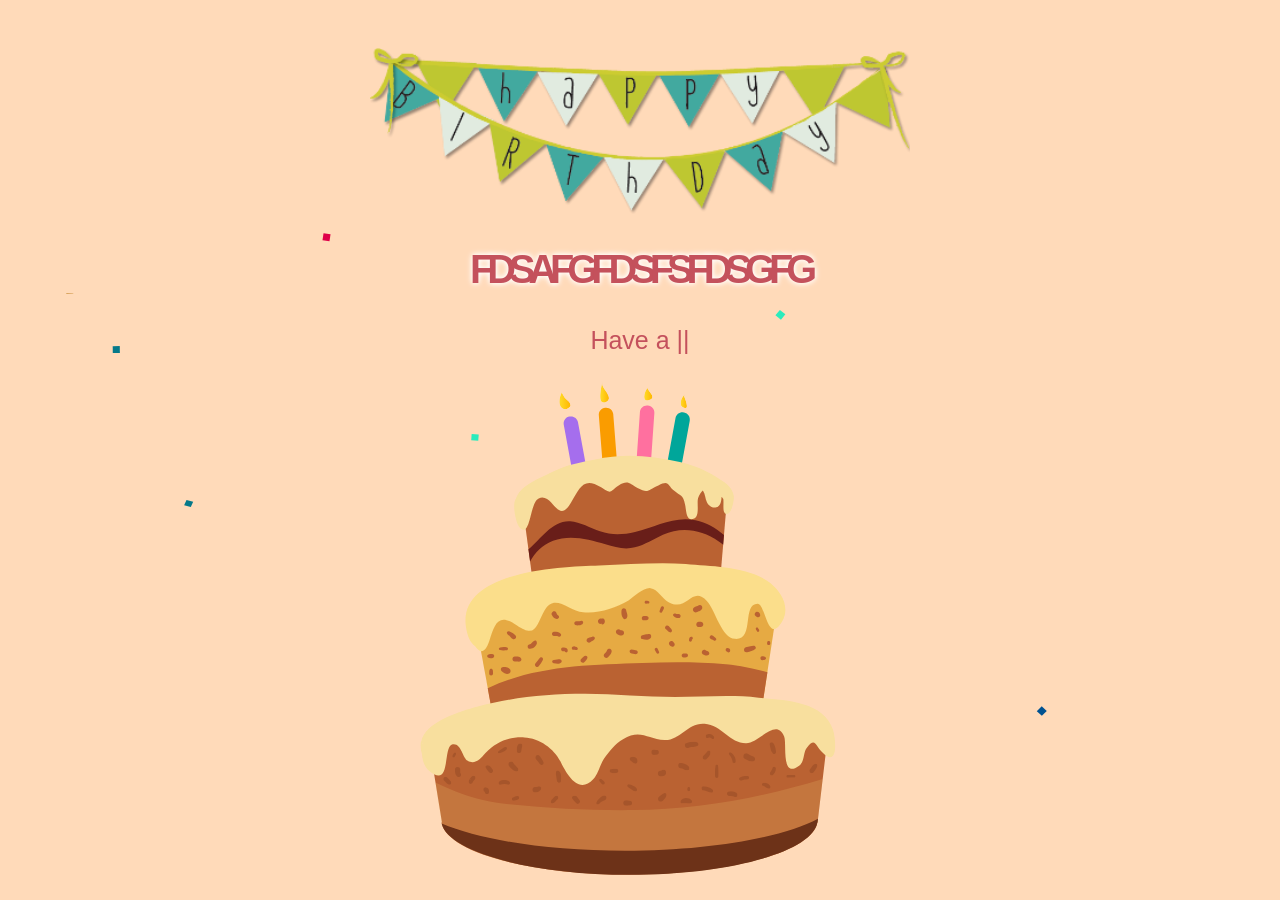
<file: happy-birthday-master/Happy Birthday.html>
<html class="gr__localhost"><head>
<meta http-equiv="content-type" content="text/html; charset=UTF-8">
    <title>Happy Birthday</title>
    <meta charset="utf-8">
    <meta name="viewport" content="width=device-width, initial-scale=1.0">
    
    
<link rel="stylesheet" href="Happy%20Birthday_files/bootstrap.css"><link rel="stylesheet" href="Happy%20Birthday_files/style.css"></head>

<body data-gr-c-s-loaded="true">
    <div>
        <div class="container">
            <div>
                <div class="row">
                    <div class="loader" style="display: none;">
                        <button id="play">Start</button>
                    </div>
                </div>
            </div>
        </div>
    </div>
    <audio class="song" controls="controls" loop="">
        <source src="Happy%20Birthday_files/music.mp3">
        
        Your browser isn't invited for super fun audio time.
    </audio>

    <canvas id="confetti" width="438" height="726"></canvas>
    <div class="container pt-5">
        <div class="row">
            <div class="col-12 col-xl-6 mx-auto">
                <img src="Happy%20Birthday_files/banner.png" alt="">
            </div>
            <div class="col-12  text-center">
                <div id="name" class="area">fdsafgfdsfsfdsgfg</div>
            </div>

            <div class="col-12 text-center">
                <div class="type-wrap">
                    <div id="typed-strings" class="typing" style="display: none;">
                        <h2>Happy Birthday <i id="nae">fdsafgfdsfsfdsgfg</i></h2>
                        <h2>Have a wonderful day</h2>
                        <h2>Filled with joy and happiness.</h2>
                    </div>
                    <span id="typed" style="white-space:pre;">Happy Birthday <i id="nae">fdsafgfdsfsfdsgf</i></span><span class="typed-cursor">|</span>
                </div>
            </div>

            <div class="col-12 col-xl-6 mx-auto">
                <img src="Happy%20Birthday_files/cake.svg" alt="">
            </div>
        </div>

    </div>
    <img src="Happy%20Birthday_files/Balloon-Border.png" class="balloon-border" style="top: -500px;" width="100%">


<!-- Code injected by live-server -->
<script type="text/javascript">
	// <![CDATA[  <-- For SVG support
	if ('WebSocket' in window) {
		(function () {
			function refreshCSS() {
				var sheets = [].slice.call(document.getElementsByTagName("link"));
				var head = document.getElementsByTagName("head")[0];
				for (var i = 0; i < sheets.length; ++i) {
					var elem = sheets[i];
					var parent = elem.parentElement || head;
					parent.removeChild(elem);
					var rel = elem.rel;
					if (elem.href && typeof rel != "string" || rel.length == 0 || rel.toLowerCase() == "stylesheet") {
						var url = elem.href.replace(/(&|\?)_cacheOverride=\d+/, '');
						elem.href = url + (url.indexOf('?') >= 0 ? '&' : '?') + '_cacheOverride=' + (new Date().valueOf());
					}
					parent.appendChild(elem);
				}
			}
			var protocol = window.location.protocol === 'http:' ? 'ws://' : 'wss://';
			var address = protocol + window.location.host + window.location.pathname + '/ws';
			var socket = new WebSocket(address);
			socket.onmessage = function (msg) {
				if (msg.data == 'reload') window.location.reload();
				else if (msg.data == 'refreshcss') refreshCSS();
			};
			if (sessionStorage && !sessionStorage.getItem('IsThisFirstTime_Log_From_LiveServer')) {
				console.log('Live reload enabled.');
				sessionStorage.setItem('IsThisFirstTime_Log_From_LiveServer', true);
			}
		})();
	}
	else {
		console.error('Upgrade your browser. This Browser is NOT supported WebSocket for Live-Reloading.');
	}
	// ]]>
</script>
<script src="Happy%20Birthday_files/snowflakes.js"></script>
<script src="Happy%20Birthday_files/jquery.js"></script>
<script src="Happy%20Birthday_files/typed.js"></script>
<script src="Happy%20Birthday_files/script.js"></script><style type="text/css" data-typed-js-css="true">
        .typed-cursor{
          opacity: 1;
        }
        .typed-cursor.typed-cursor--blink{
          animation: typedjsBlink 0.7s infinite;
          -webkit-animation: typedjsBlink 0.7s infinite;
                  animation: typedjsBlink 0.7s infinite;
        }
        @keyframes typedjsBlink{
          50% { opacity: 0.0; }
        }
        @-webkit-keyframes typedjsBlink{
          0% { opacity: 1; }
          50% { opacity: 0.0; }
          100% { opacity: 1; }
        }
      </style>
<script>

</script>

</body><span class="gr__tooltip"><span class="gr__tooltip-content"></span><i class="gr__tooltip-logo"></i><span class="gr__triangle"></span></span></html>
</file>
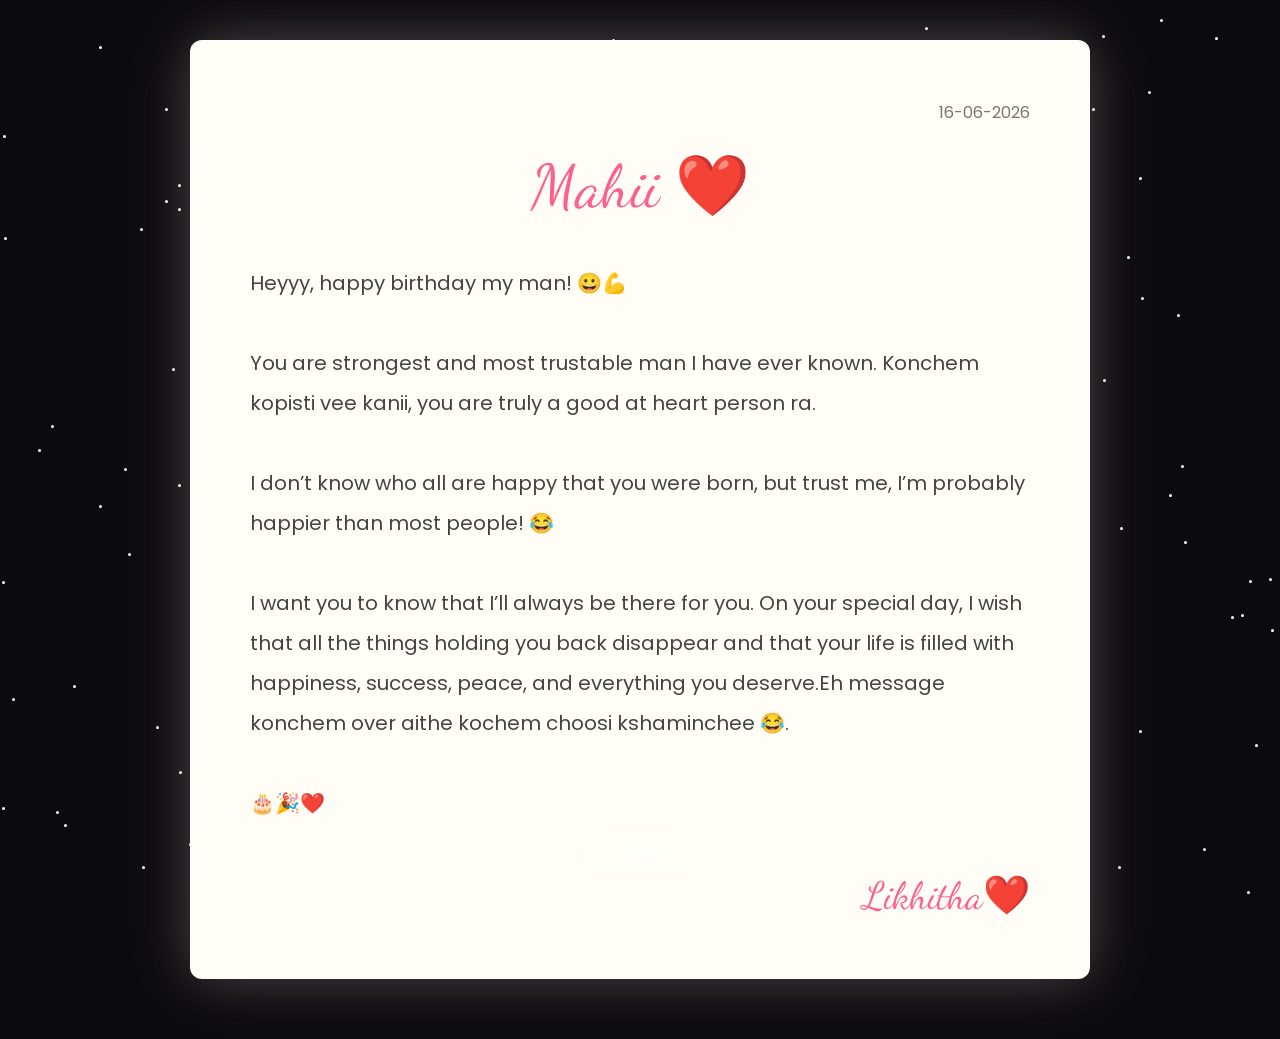
<file: happy-birthday-master/message.html>
<!DOCTYPE html>
<html lang="en">
<head>
<meta charset="UTF-8">
<meta name="viewport" content="width=device-width, initial-scale=1.0">

<title>My Letter ❤️</title>

<link href="https://fonts.googleapis.com/css2?family=Dancing+Script:wght@700&family=Poppins:wght@300;400&display=swap" rel="stylesheet">

<style>

*{
    margin:0;
    padding:0;
    box-sizing:border-box;
}

body{
    min-height:100vh;
    display:flex;
    justify-content:center;
    align-items:center;
    padding:40px;
    overflow-x:hidden;
    font-family:'Poppins',sans-serif;
    background:#0b0b0f;
}

/* Stars */
.stars{
    position:fixed;
    inset:0;
    z-index:0;
}

.star{
    position:absolute;
    width:3px;
    height:3px;
    background:white;
    border-radius:50%;
    animation:twinkle 3s infinite alternate;
}

@keyframes twinkle{
    from{opacity:.2;}
    to{opacity:1;}
}

/* Envelope */
.envelope{
    position:relative;
    width:100%;
    max-width:900px;
    perspective:1000px;
    z-index:5;
}

/* Flap */
.flap{
    position:absolute;
    top:-80px;
    left:0;
    width:100%;
    height:200px;

    background:linear-gradient(145deg, #ff4d6d, #ff8fa3);

    clip-path: polygon(0 0, 50% 50%, 100% 0);

    transform-origin: top;
    animation: openFlap 1.5s ease forwards;

    z-index:10;
}

@keyframes openFlap{
    0%{transform:rotateX(0deg);}
    100%{transform:rotateX(180deg); opacity:0;}
}

/* Letter */
.letter{
    position:relative;
    background:#fffdf6;
    padding:60px;
    border-radius:12px;

    box-shadow:
    0 0 50px rgba(255,255,255,.15),
    0 0 80px rgba(255,182,193,.15);

    transform:translateY(60px);
    opacity:0;
    animation: letterIn 1.5s ease forwards;
    animation-delay:0.8s;
}

@keyframes letterIn{
    to{
        transform:translateY(0);
        opacity:1;
    }
}

.date{
    text-align:right;
    color:#777;
    margin-bottom:25px;
}

.heading{
    text-align:center;
    font-size:60px;
    font-family:'Dancing Script',cursive;
    color:#ff5f8f;
    margin-bottom:40px;
}

.content{
    line-height:2;
    font-size:20px;
    color:#444;
}

.signature{
    margin-top:50px;
    text-align:right;
    font-family:'Dancing Script',cursive;
    font-size:38px;
    color:#ff5f8f;
}

/* Back button */
.back-btn{
    position:fixed;
    bottom:25px;
    left:50%;
    transform:translateX(-50%);
    z-index:10;

    background:rgba(255,255,255,.15);
    backdrop-filter:blur(10px);

    color:white;
    text-decoration:none;

    padding:12px 30px;
    border-radius:50px;

    transition:.3s;
}

.back-btn:hover{
    transform:translateX(-50%) scale(1.05);
}

/* Mobile */
@media(max-width:768px){
    .letter{
        padding:30px;
    }

    .heading{
        font-size:42px;
    }

    .content{
        font-size:16px;
    }
}

</style>
</head>

<body>

<div class="stars" id="stars"></div>

<div class="envelope">

    <div class="flap"></div>

    <div class="letter">

        <div class="date">
            16-06-2026
        </div>

        <div class="heading">
            Mahii ❤️
        </div>

        <div class="content">

            Heyyy, happy birthday my man! 😀💪

            <br><br>

            You are strongest and most trustable man I have ever known.
            Konchem kopisti vee kanii, you are truly a good at heart person ra.

            <br><br>

            I don’t know who all are happy that you were born, but trust me, I’m probably happier than most people! 😂

            <br><br>

            I want you to know that I’ll always be there for you.
            On your special day, I wish that all the things holding you back disappear and that your life is filled with happiness, success, peace, and everything you deserve.Eh message konchem over aithe kochem choosi kshaminchee 😂.

            <br><br>

            🎂🎉❤️

        </div>

        <div class="signature">
            Likhitha❤️
        </div>

    </div>

</div>

<a href="index.html" class="back-btn">
    ← Back
</a>

<script>

// stars
const stars = document.getElementById("stars");

for(let i=0;i<150;i++){
    let star = document.createElement("div");
    star.classList.add("star");

    star.style.left = Math.random()*100 + "%";
    star.style.top = Math.random()*100 + "%";

    star.style.animationDuration = (2 + Math.random()*4) + "s";

    stars.appendChild(star);
}

</script>

</body>
</html>
</file>
